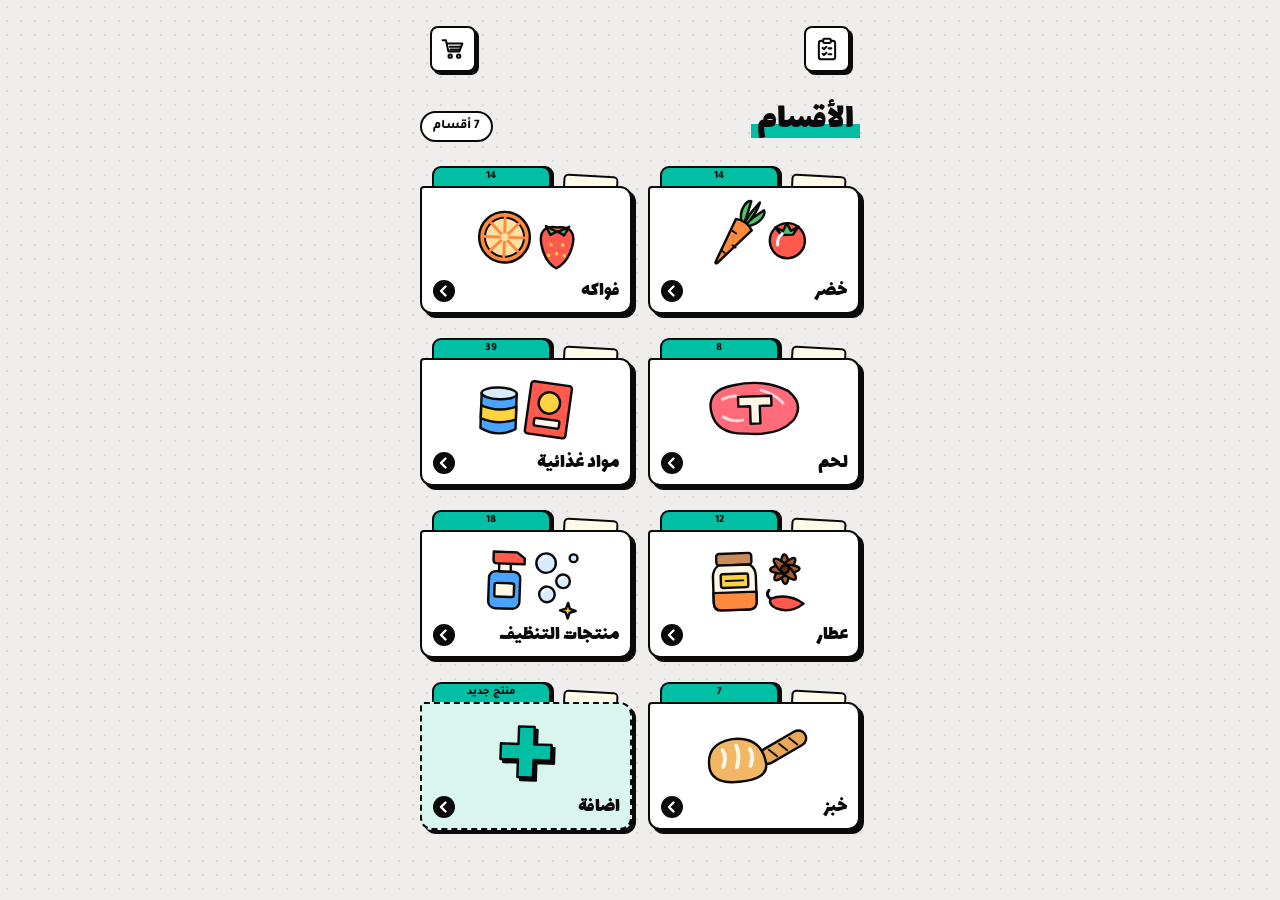
<file: index.html>
<!doctype html>
<html lang="ar" dir="rtl">
<head>
<meta charset="utf-8">
<meta name="viewport" content="width=device-width, initial-scale=1, viewport-fit=cover">
<title>Chrili-List</title>
<link rel="preconnect" href="https://fonts.googleapis.com">
<link rel="preconnect" href="https://fonts.gstatic.com" crossorigin>
<link rel="stylesheet" href="https://fonts.googleapis.com/css2?family=Lalezar&family=Tajawal:wght@500;700;800&display=swap">
<link rel="stylesheet" href="css/style.css">
</head>
<body>
<div class="app">
  <header class="top" id="top"></header>

  <section>
    <div class="heading">
      <h1 id="homeTitle">الأقسام</h1>
      <span class="count" id="count" hidden></span>
    </div>
    <div class="loadbox" id="loadBox">
      <p id="loadMsg" role="status">جارٍ تحميل المنتجات…</p>
      <button class="btn" type="button" id="retry" hidden>إعادة المحاولة</button>
    </div>
    <main class="grid" id="grid"></main>
  </section>
</div>

<script src="js/art.js"></script>
<script src="js/shared.js"></script>
<script src="js/home.js"></script>
</body>
</html>
</file>
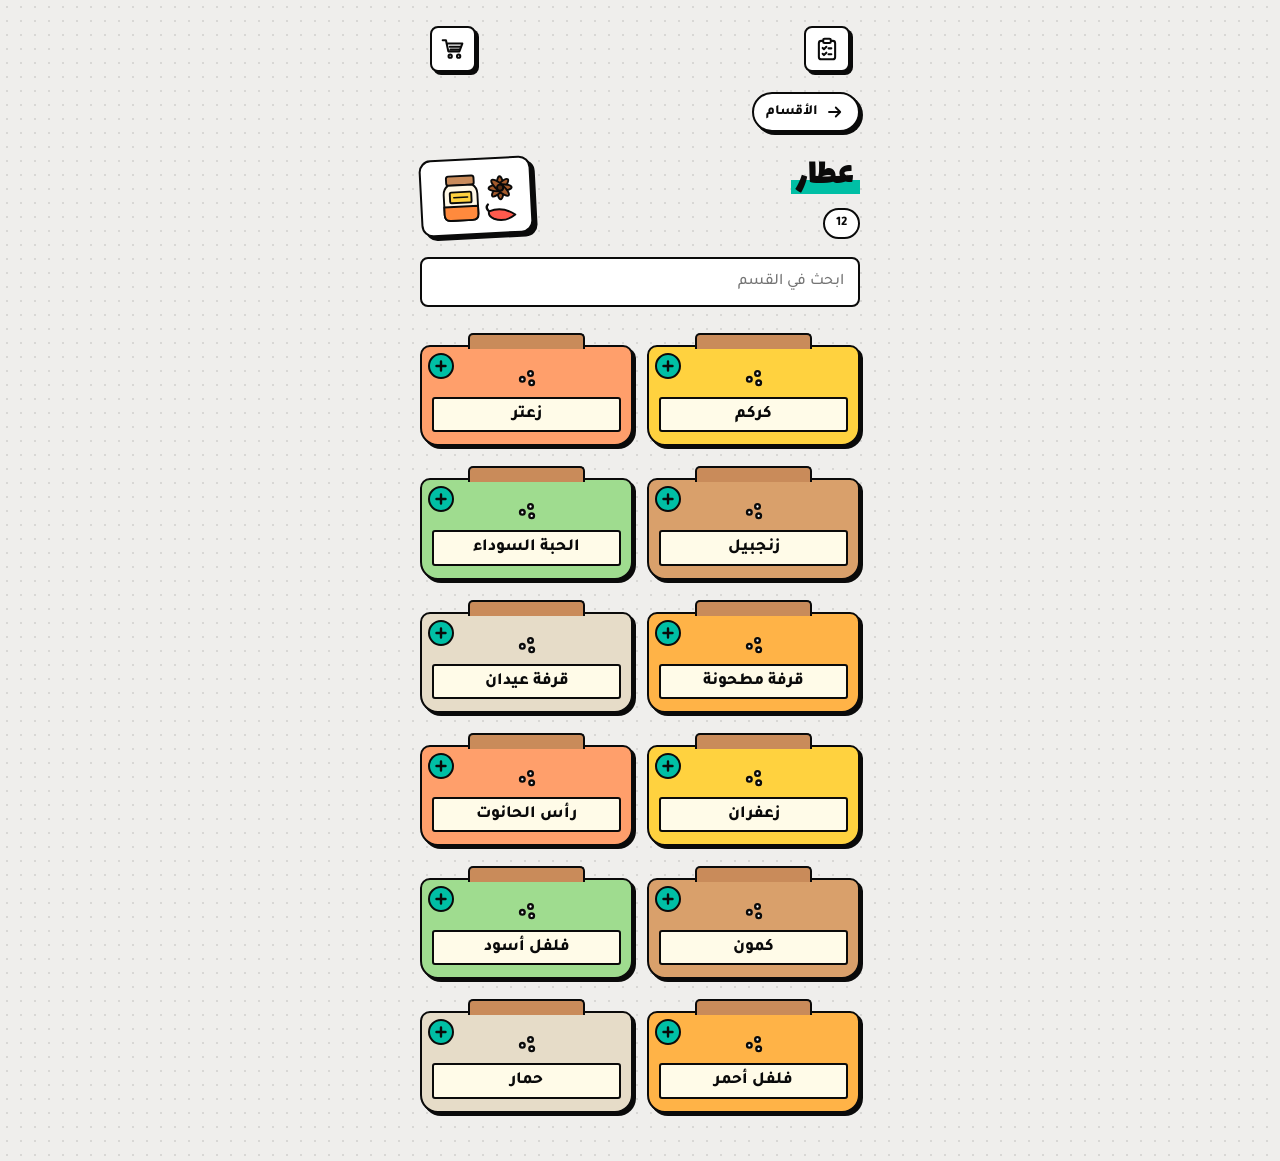
<file: attar.html>
<!doctype html>
<html lang="ar" dir="rtl">
<head>
<meta charset="utf-8">
<meta name="viewport" content="width=device-width, initial-scale=1, viewport-fit=cover">
<title>Chrili-List</title>
<link rel="preconnect" href="https://fonts.googleapis.com">
<link rel="preconnect" href="https://fonts.gstatic.com" crossorigin>
<link rel="stylesheet" href="https://fonts.googleapis.com/css2?family=Lalezar&family=Tajawal:wght@500;700;800&display=swap">
<link rel="stylesheet" href="css/style.css">
</head>
<body>
<div class="app">
  <header class="top" id="top"></header>

  <a class="back" href="index.html">
    <svg viewBox="0 0 24 24" fill="none" stroke="#0a0a0a" stroke-width="2.4" stroke-linecap="round" stroke-linejoin="round" aria-hidden="true"><path d="M4 12h15M13 6l6 6-6 6"/></svg>
    الأقسام
  </a>

  <div class="hero">
    <div class="hero-text">
      <h1 id="catTitle">عطار</h1>
      <span class="count" id="catCount"></span>
    </div>
    <div class="hero-art" id="heroArt"></div>
  </div>

  <input class="field" id="q" type="search" placeholder="ابحث في القسم" autocomplete="off" aria-label="ابحث في القسم" hidden>
  <div class="items t-attar" id="items"></div>
  <p class="none" id="none" hidden></p>
  <div class="loadbox" id="loadBox">
    <p id="loadMsg" role="status">جارٍ تحميل المنتجات…</p>
    <button class="btn" type="button" id="retry" hidden>إعادة المحاولة</button>
  </div>
</div>

<script src="js/art.js"></script>
<script src="js/shared.js"></script>
<script>
  /* This page: عطار.  What the quantity box offers: money only: 100, 150 or 200 DA */
  window.PAGE = {
    type: 'Attar',       // the "type" of this category in data/groceries_items.json
    theme: 'attar',      // look of the item tiles (see the .t-attar rules in css/style.css)
    art: 'spice',        // folder drawing used in the header
    units: ['da'],
    defaultUnit: 'da',
    presets: [100, 150, 200]
  };
</script>
<script src="js/category.js"></script>
</body>
</html>
</file>
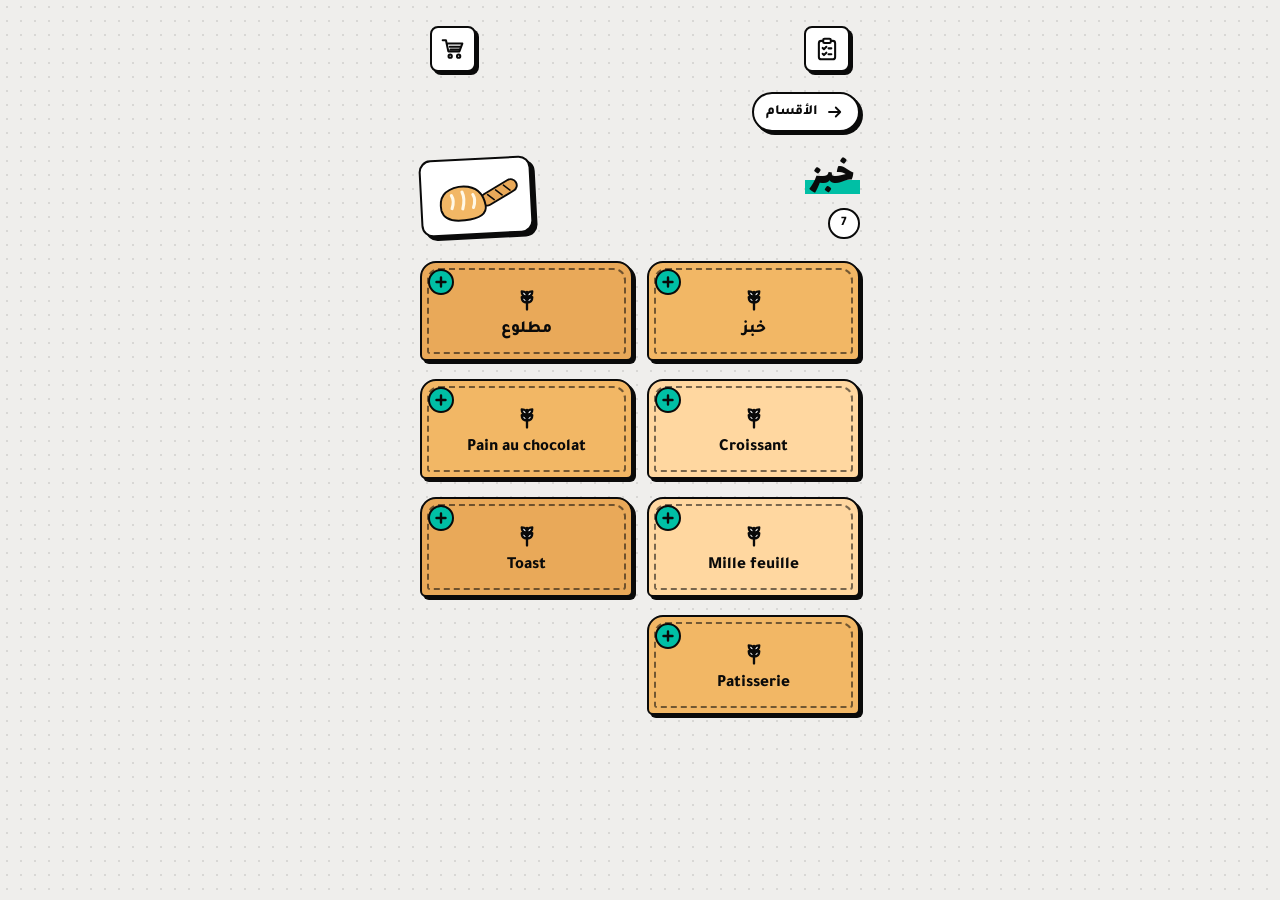
<file: bakery.html>
<!doctype html>
<html lang="ar" dir="rtl">
<head>
<meta charset="utf-8">
<meta name="viewport" content="width=device-width, initial-scale=1, viewport-fit=cover">
<title>Chrili-List</title>
<link rel="preconnect" href="https://fonts.googleapis.com">
<link rel="preconnect" href="https://fonts.gstatic.com" crossorigin>
<link rel="stylesheet" href="https://fonts.googleapis.com/css2?family=Lalezar&family=Tajawal:wght@500;700;800&display=swap">
<link rel="stylesheet" href="css/style.css">
</head>
<body>
<div class="app">
  <header class="top" id="top"></header>

  <a class="back" href="index.html">
    <svg viewBox="0 0 24 24" fill="none" stroke="#0a0a0a" stroke-width="2.4" stroke-linecap="round" stroke-linejoin="round" aria-hidden="true"><path d="M4 12h15M13 6l6 6-6 6"/></svg>
    الأقسام
  </a>

  <div class="hero">
    <div class="hero-text">
      <h1 id="catTitle">خبز</h1>
      <span class="count" id="catCount"></span>
    </div>
    <div class="hero-art" id="heroArt"></div>
  </div>

  <input class="field" id="q" type="search" placeholder="ابحث في القسم" autocomplete="off" aria-label="ابحث في القسم" hidden>
  <div class="items t-bakery" id="items"></div>
  <p class="none" id="none" hidden></p>
  <div class="loadbox" id="loadBox">
    <p id="loadMsg" role="status">جارٍ تحميل المنتجات…</p>
    <button class="btn" type="button" id="retry" hidden>إعادة المحاولة</button>
  </div>
</div>

<script src="js/art.js"></script>
<script src="js/shared.js"></script>
<script>
  /* This page: خبز.  What the quantity box offers: by number of pieces only */
  window.PAGE = {
    type: 'Bakery',       // the "type" of this category in data/groceries_items.json
    theme: 'bakery',      // look of the item tiles (see the .t-bakery rules in css/style.css)
    art: 'bread',        // folder drawing used in the header
    units: ['count'],
    defaultUnit: 'count',
    presets: []
  };
</script>
<script src="js/category.js"></script>
</body>
</html>
</file>
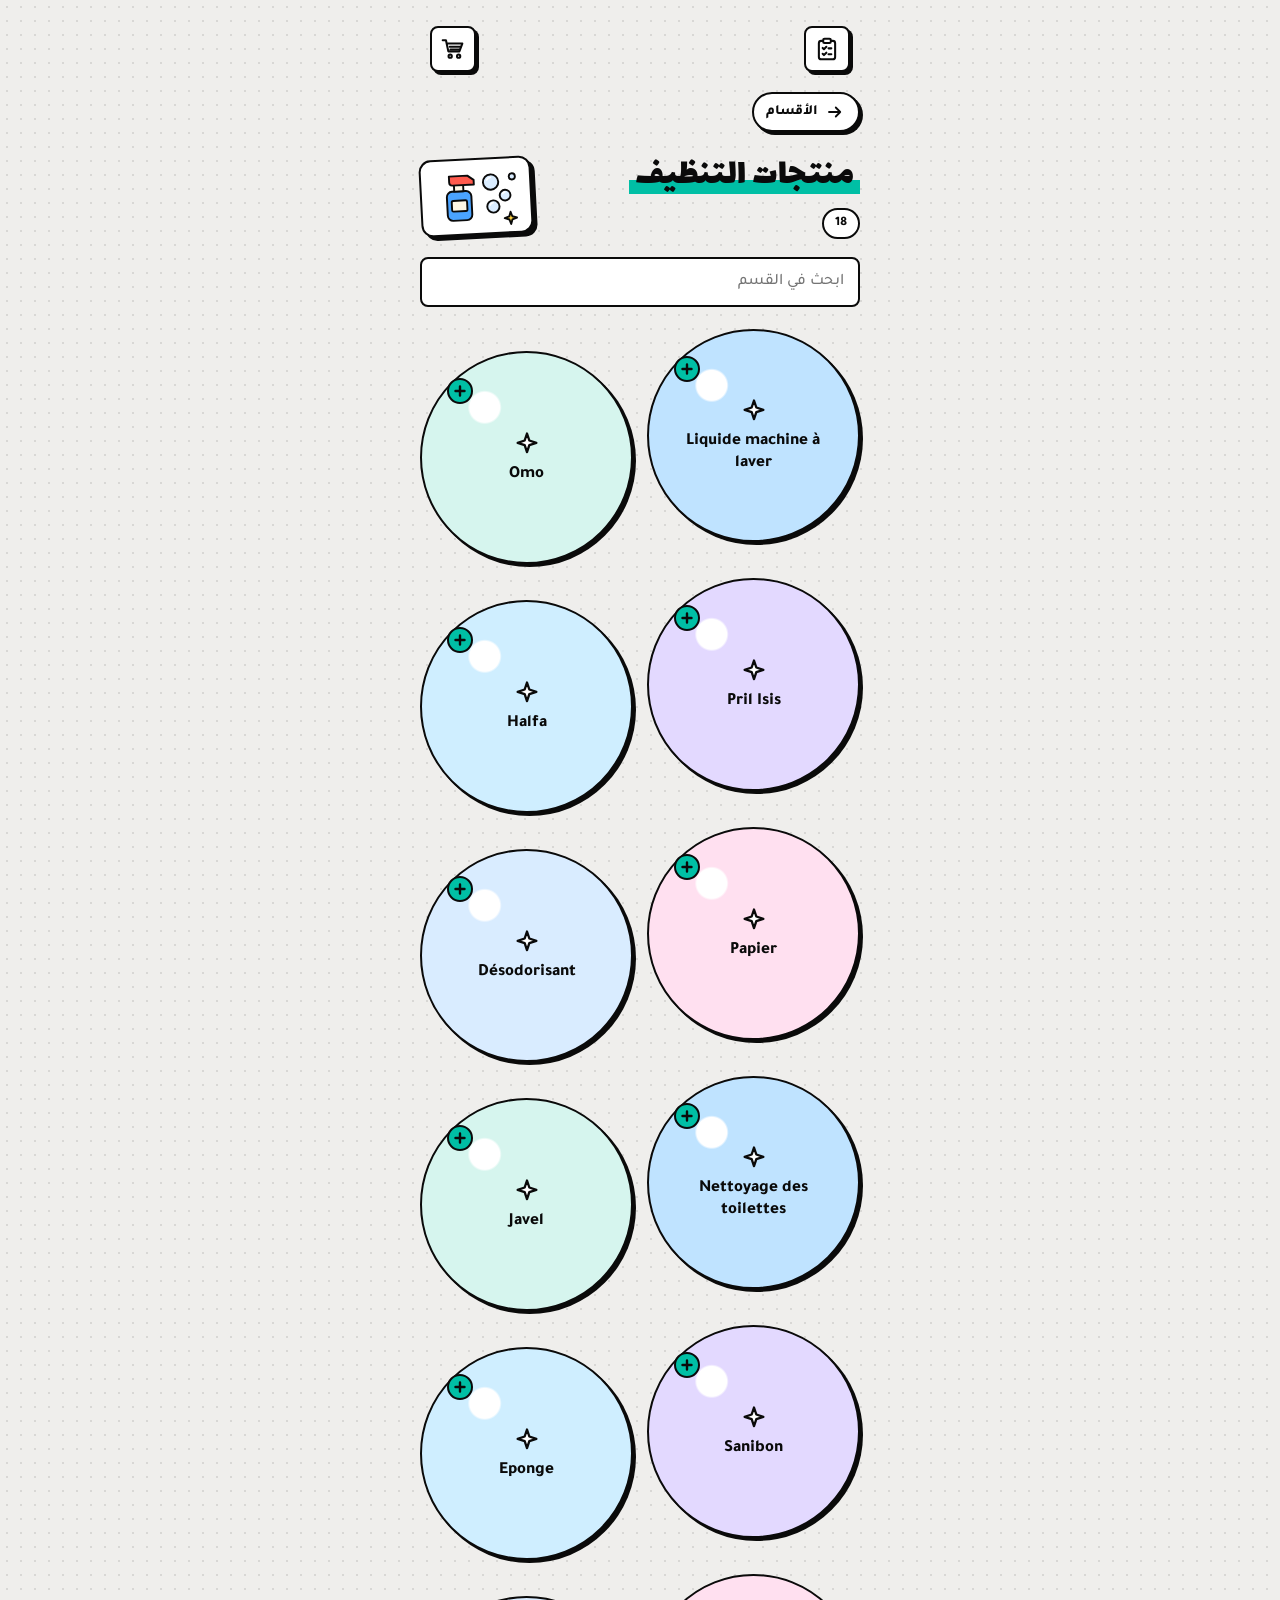
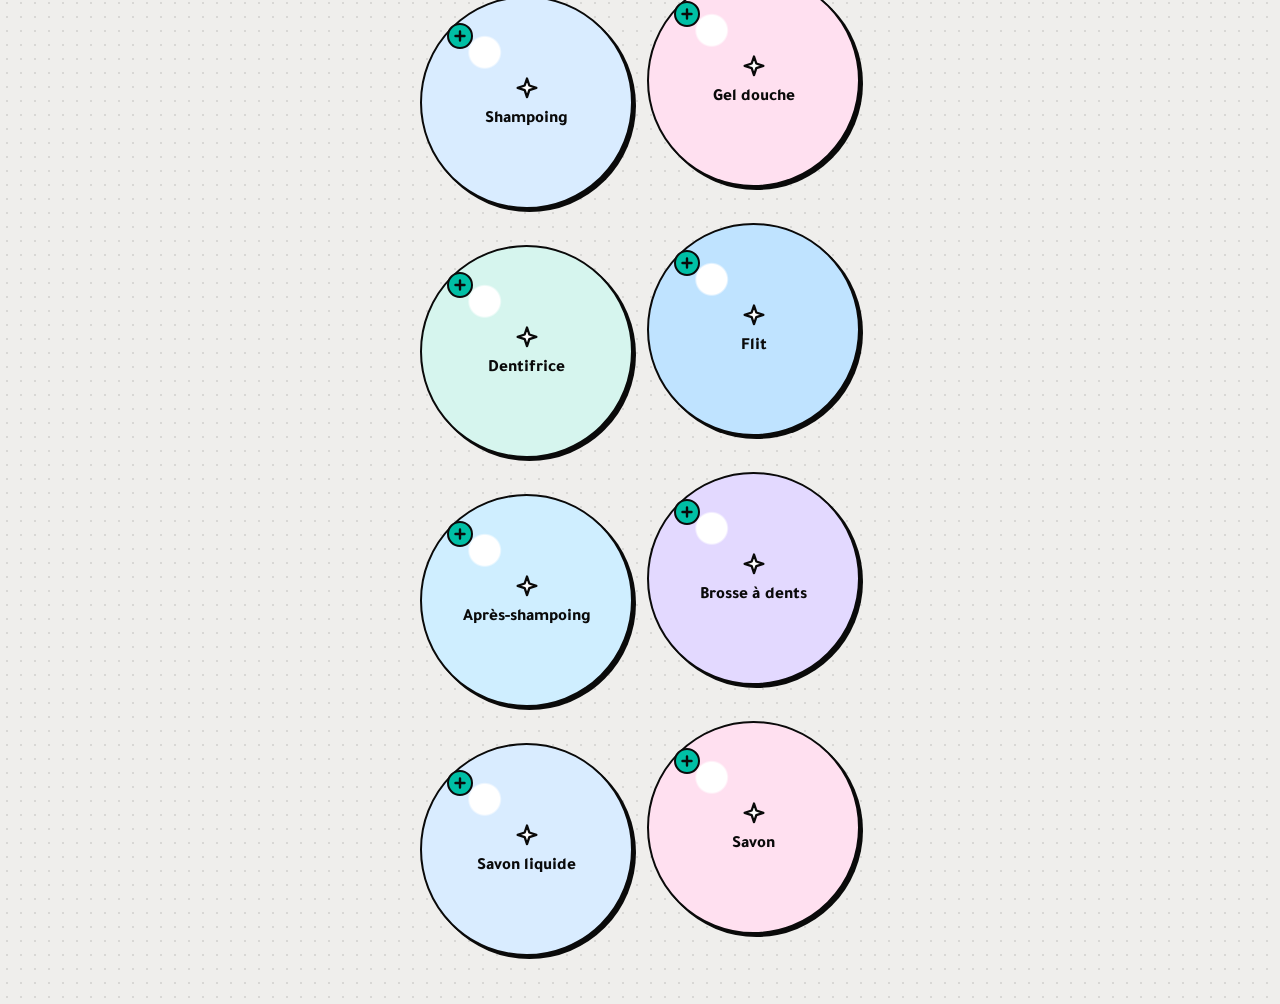
<file: cleaning-products.html>
<!doctype html>
<html lang="ar" dir="rtl">
<head>
<meta charset="utf-8">
<meta name="viewport" content="width=device-width, initial-scale=1, viewport-fit=cover">
<title>Chrili-List</title>
<link rel="preconnect" href="https://fonts.googleapis.com">
<link rel="preconnect" href="https://fonts.gstatic.com" crossorigin>
<link rel="stylesheet" href="https://fonts.googleapis.com/css2?family=Lalezar&family=Tajawal:wght@500;700;800&display=swap">
<link rel="stylesheet" href="css/style.css">
</head>
<body>
<div class="app">
  <header class="top" id="top"></header>

  <a class="back" href="index.html">
    <svg viewBox="0 0 24 24" fill="none" stroke="#0a0a0a" stroke-width="2.4" stroke-linecap="round" stroke-linejoin="round" aria-hidden="true"><path d="M4 12h15M13 6l6 6-6 6"/></svg>
    الأقسام
  </a>

  <div class="hero">
    <div class="hero-text">
      <h1 id="catTitle">منتجات التنظيف</h1>
      <span class="count" id="catCount"></span>
    </div>
    <div class="hero-art" id="heroArt"></div>
  </div>

  <input class="field" id="q" type="search" placeholder="ابحث في القسم" autocomplete="off" aria-label="ابحث في القسم" hidden>
  <div class="items t-clean" id="items"></div>
  <p class="none" id="none" hidden></p>
  <div class="loadbox" id="loadBox">
    <p id="loadMsg" role="status">جارٍ تحميل المنتجات…</p>
    <button class="btn" type="button" id="retry" hidden>إعادة المحاولة</button>
  </div>
</div>

<script src="js/art.js"></script>
<script src="js/shared.js"></script>
<script>
  /* This page: منتجات التنظيف.  What the quantity box offers: by number only */
  window.PAGE = {
    type: 'Cleaning Products',       // the "type" of this category in data/groceries_items.json
    theme: 'clean',      // look of the item tiles (see the .t-clean rules in css/style.css)
    art: 'clean',        // folder drawing used in the header
    units: ['count'],
    defaultUnit: 'count',
    presets: []
  };
</script>
<script src="js/category.js"></script>
</body>
</html>
</file>
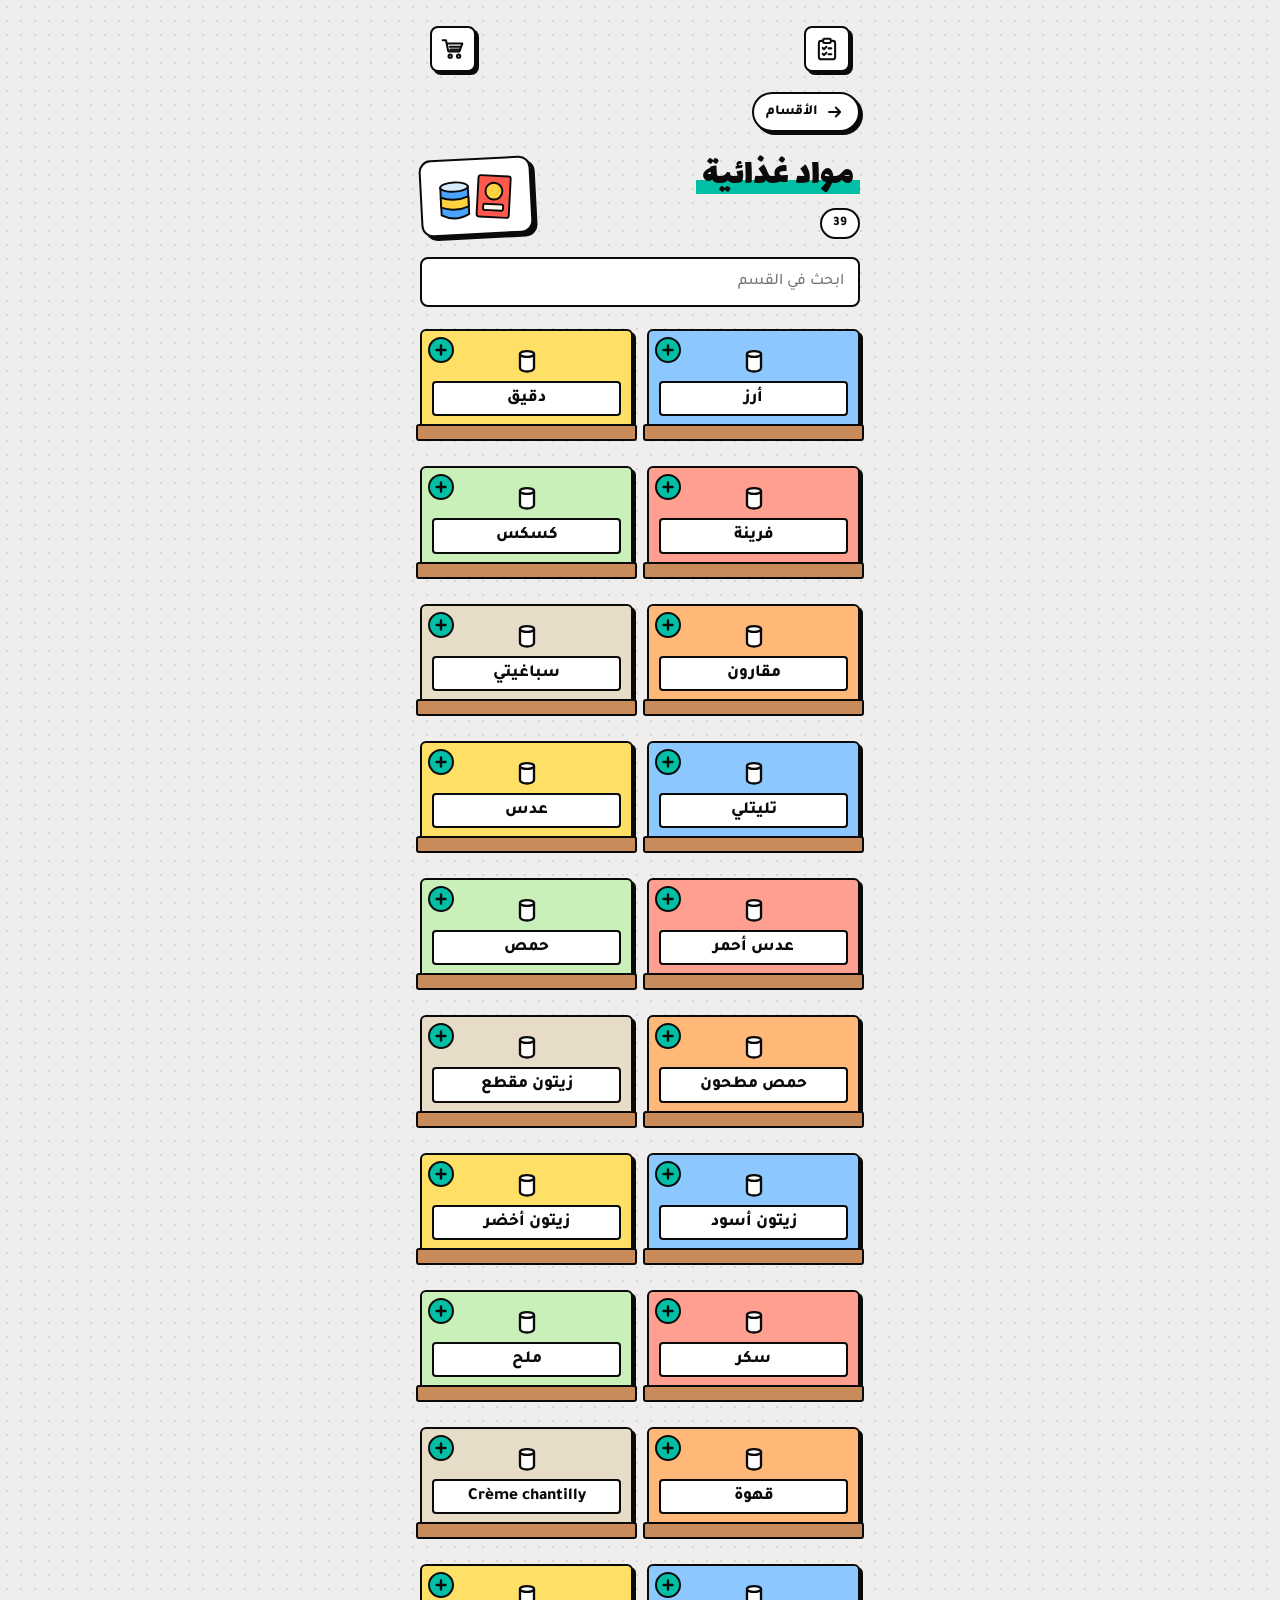
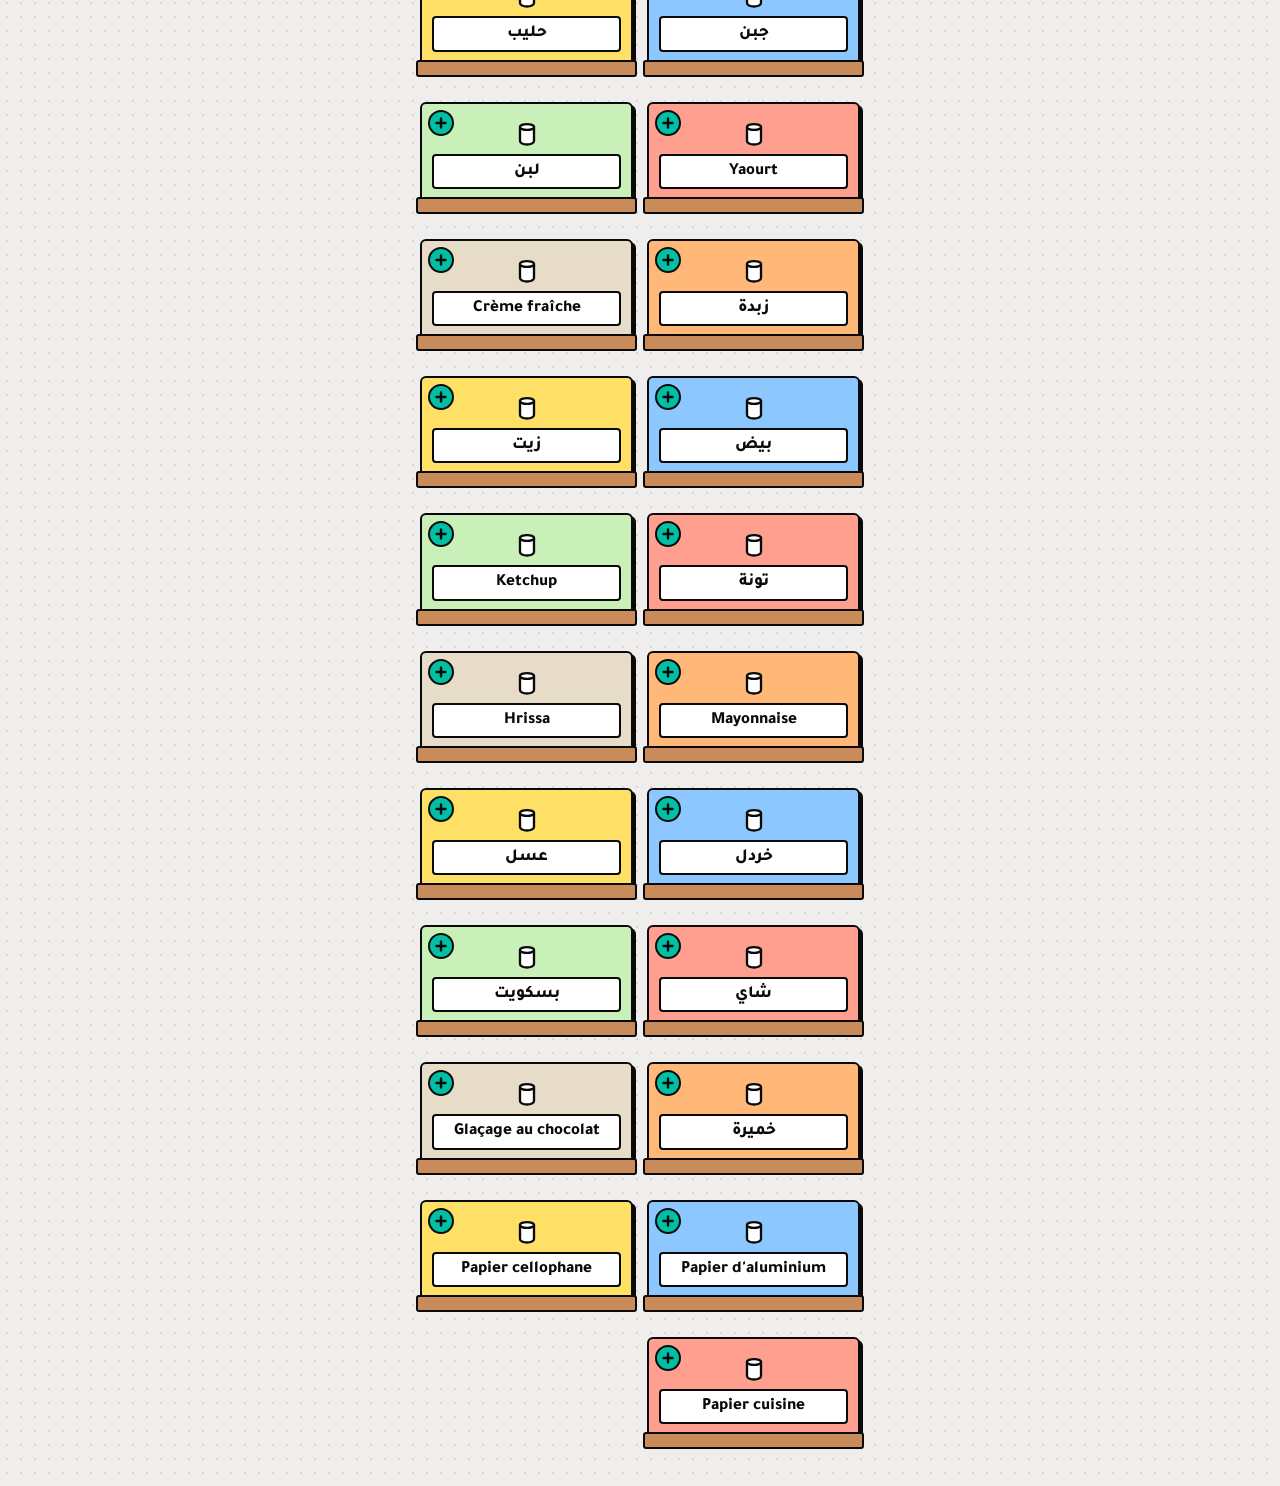
<file: food-stuffs.html>
<!doctype html>
<html lang="ar" dir="rtl">
<head>
<meta charset="utf-8">
<meta name="viewport" content="width=device-width, initial-scale=1, viewport-fit=cover">
<title>Chrili-List</title>
<link rel="preconnect" href="https://fonts.googleapis.com">
<link rel="preconnect" href="https://fonts.gstatic.com" crossorigin>
<link rel="stylesheet" href="https://fonts.googleapis.com/css2?family=Lalezar&family=Tajawal:wght@500;700;800&display=swap">
<link rel="stylesheet" href="css/style.css">
</head>
<body>
<div class="app">
  <header class="top" id="top"></header>

  <a class="back" href="index.html">
    <svg viewBox="0 0 24 24" fill="none" stroke="#0a0a0a" stroke-width="2.4" stroke-linecap="round" stroke-linejoin="round" aria-hidden="true"><path d="M4 12h15M13 6l6 6-6 6"/></svg>
    الأقسام
  </a>

  <div class="hero">
    <div class="hero-text">
      <h1 id="catTitle">مواد غذائية</h1>
      <span class="count" id="catCount"></span>
    </div>
    <div class="hero-art" id="heroArt"></div>
  </div>

  <input class="field" id="q" type="search" placeholder="ابحث في القسم" autocomplete="off" aria-label="ابحث في القسم" hidden>
  <div class="items t-pantry" id="items"></div>
  <p class="none" id="none" hidden></p>
  <div class="loadbox" id="loadBox">
    <p id="loadMsg" role="status">جارٍ تحميل المنتجات…</p>
    <button class="btn" type="button" id="retry" hidden>إعادة المحاولة</button>
  </div>
</div>

<script src="js/art.js"></script>
<script src="js/shared.js"></script>
<script>
  /* This page: مواد غذائية.  What the quantity box offers: each item follows its group in the JSON */
  window.PAGE = {
    type: 'Food Stuffs',       // the "type" of this category in data/groceries_items.json
    theme: 'pantry',      // look of the item tiles (see the .t-pantry rules in css/style.css)
    art: 'pantry',        // folder drawing used in the header
    byItem: true,          // each item uses the unit of its group in the JSON (By Kg / By Piece)
  };
</script>
<script src="js/category.js"></script>
</body>
</html>
</file>
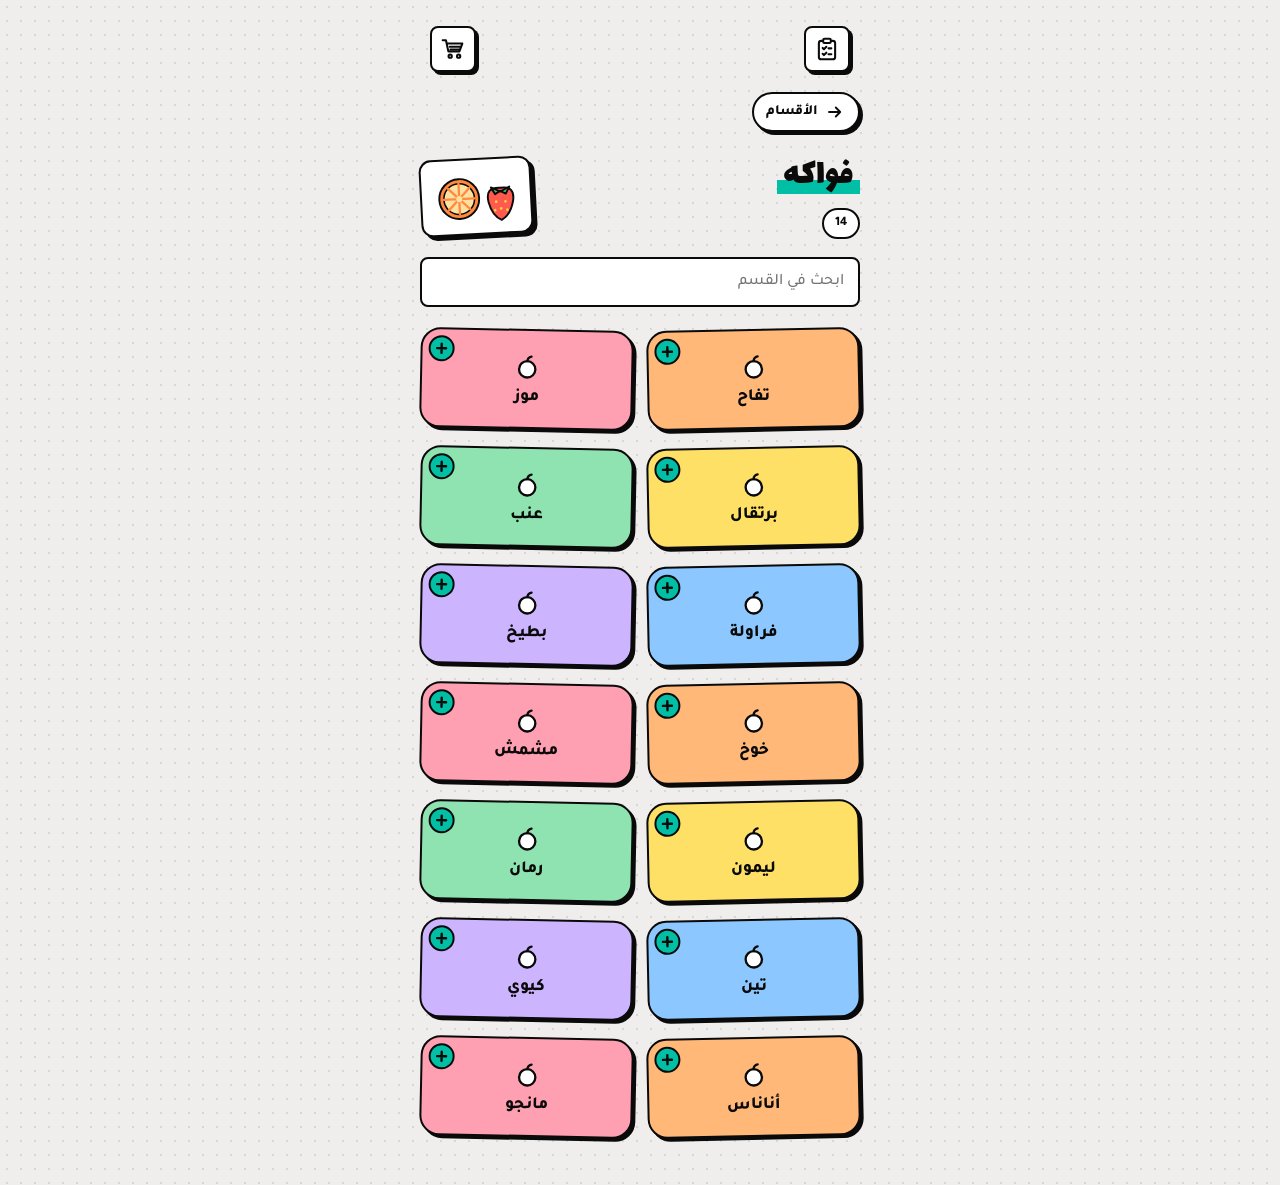
<file: fruits.html>
<!doctype html>
<html lang="ar" dir="rtl">
<head>
<meta charset="utf-8">
<meta name="viewport" content="width=device-width, initial-scale=1, viewport-fit=cover">
<title>Chrili-List</title>
<link rel="preconnect" href="https://fonts.googleapis.com">
<link rel="preconnect" href="https://fonts.gstatic.com" crossorigin>
<link rel="stylesheet" href="https://fonts.googleapis.com/css2?family=Lalezar&family=Tajawal:wght@500;700;800&display=swap">
<link rel="stylesheet" href="css/style.css">
</head>
<body>
<div class="app">
  <header class="top" id="top"></header>

  <a class="back" href="index.html">
    <svg viewBox="0 0 24 24" fill="none" stroke="#0a0a0a" stroke-width="2.4" stroke-linecap="round" stroke-linejoin="round" aria-hidden="true"><path d="M4 12h15M13 6l6 6-6 6"/></svg>
    الأقسام
  </a>

  <div class="hero">
    <div class="hero-text">
      <h1 id="catTitle">فواكه</h1>
      <span class="count" id="catCount"></span>
    </div>
    <div class="hero-art" id="heroArt"></div>
  </div>

  <input class="field" id="q" type="search" placeholder="ابحث في القسم" autocomplete="off" aria-label="ابحث في القسم" hidden>
  <div class="items t-fruit" id="items"></div>
  <p class="none" id="none" hidden></p>
  <div class="loadbox" id="loadBox">
    <p id="loadMsg" role="status">جارٍ تحميل المنتجات…</p>
    <button class="btn" type="button" id="retry" hidden>إعادة المحاولة</button>
  </div>
</div>

<script src="js/art.js"></script>
<script src="js/shared.js"></script>
<script>
  /* This page: فواكه.  What the quantity box offers: by piece or by kilo */
  window.PAGE = {
    type: 'Fruits',       // the "type" of this category in data/groceries_items.json
    theme: 'fruit',      // look of the item tiles (see the .t-fruit rules in css/style.css)
    art: 'fruit',        // folder drawing used in the header
    units: ['count', 'kg'],
    defaultUnit: 'count',
    presets: []
  };
</script>
<script src="js/category.js"></script>
</body>
</html>
</file>
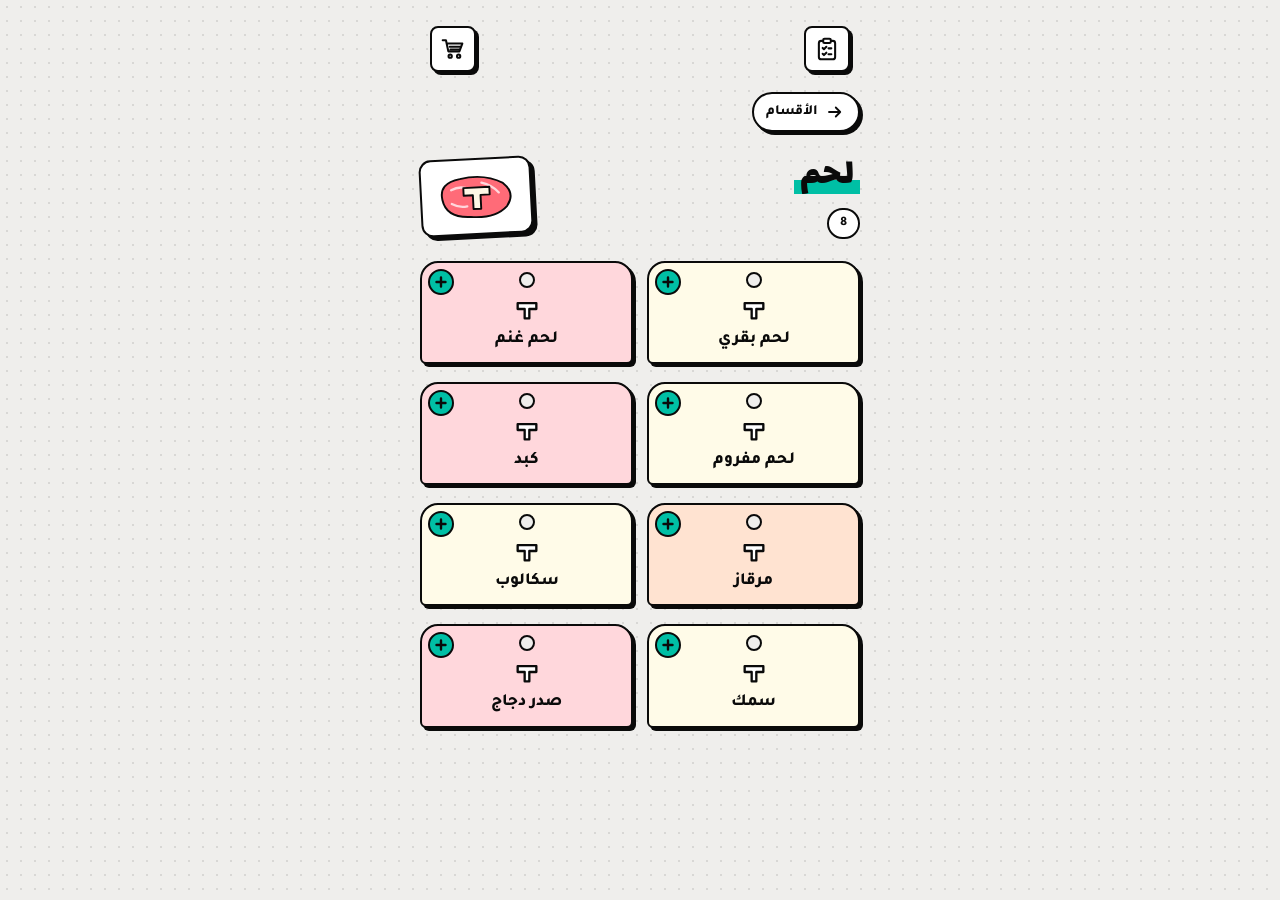
<file: meat.html>
<!doctype html>
<html lang="ar" dir="rtl">
<head>
<meta charset="utf-8">
<meta name="viewport" content="width=device-width, initial-scale=1, viewport-fit=cover">
<title>Chrili-List</title>
<link rel="preconnect" href="https://fonts.googleapis.com">
<link rel="preconnect" href="https://fonts.gstatic.com" crossorigin>
<link rel="stylesheet" href="https://fonts.googleapis.com/css2?family=Lalezar&family=Tajawal:wght@500;700;800&display=swap">
<link rel="stylesheet" href="css/style.css">
</head>
<body>
<div class="app">
  <header class="top" id="top"></header>

  <a class="back" href="index.html">
    <svg viewBox="0 0 24 24" fill="none" stroke="#0a0a0a" stroke-width="2.4" stroke-linecap="round" stroke-linejoin="round" aria-hidden="true"><path d="M4 12h15M13 6l6 6-6 6"/></svg>
    الأقسام
  </a>

  <div class="hero">
    <div class="hero-text">
      <h1 id="catTitle">لحم</h1>
      <span class="count" id="catCount"></span>
    </div>
    <div class="hero-art" id="heroArt"></div>
  </div>

  <input class="field" id="q" type="search" placeholder="ابحث في القسم" autocomplete="off" aria-label="ابحث في القسم" hidden>
  <div class="items t-meat" id="items"></div>
  <p class="none" id="none" hidden></p>
  <div class="loadbox" id="loadBox">
    <p id="loadMsg" role="status">جارٍ تحميل المنتجات…</p>
    <button class="btn" type="button" id="retry" hidden>إعادة المحاولة</button>
  </div>
</div>

<script src="js/art.js"></script>
<script src="js/shared.js"></script>
<script>
  /* This page: لحم.  What the quantity box offers: by kilo, or by money (the three amounts below) */
  window.PAGE = {
    type: 'Meat',       // the "type" of this category in data/groceries_items.json
    theme: 'meat',      // look of the item tiles (see the .t-meat rules in css/style.css)
    art: 'meat',        // folder drawing used in the header
    units: ['kg', 'da'],
    defaultUnit: 'kg',
    presets: [1000, 1500, 2000]
  };
</script>
<script src="js/category.js"></script>
</body>
</html>
</file>
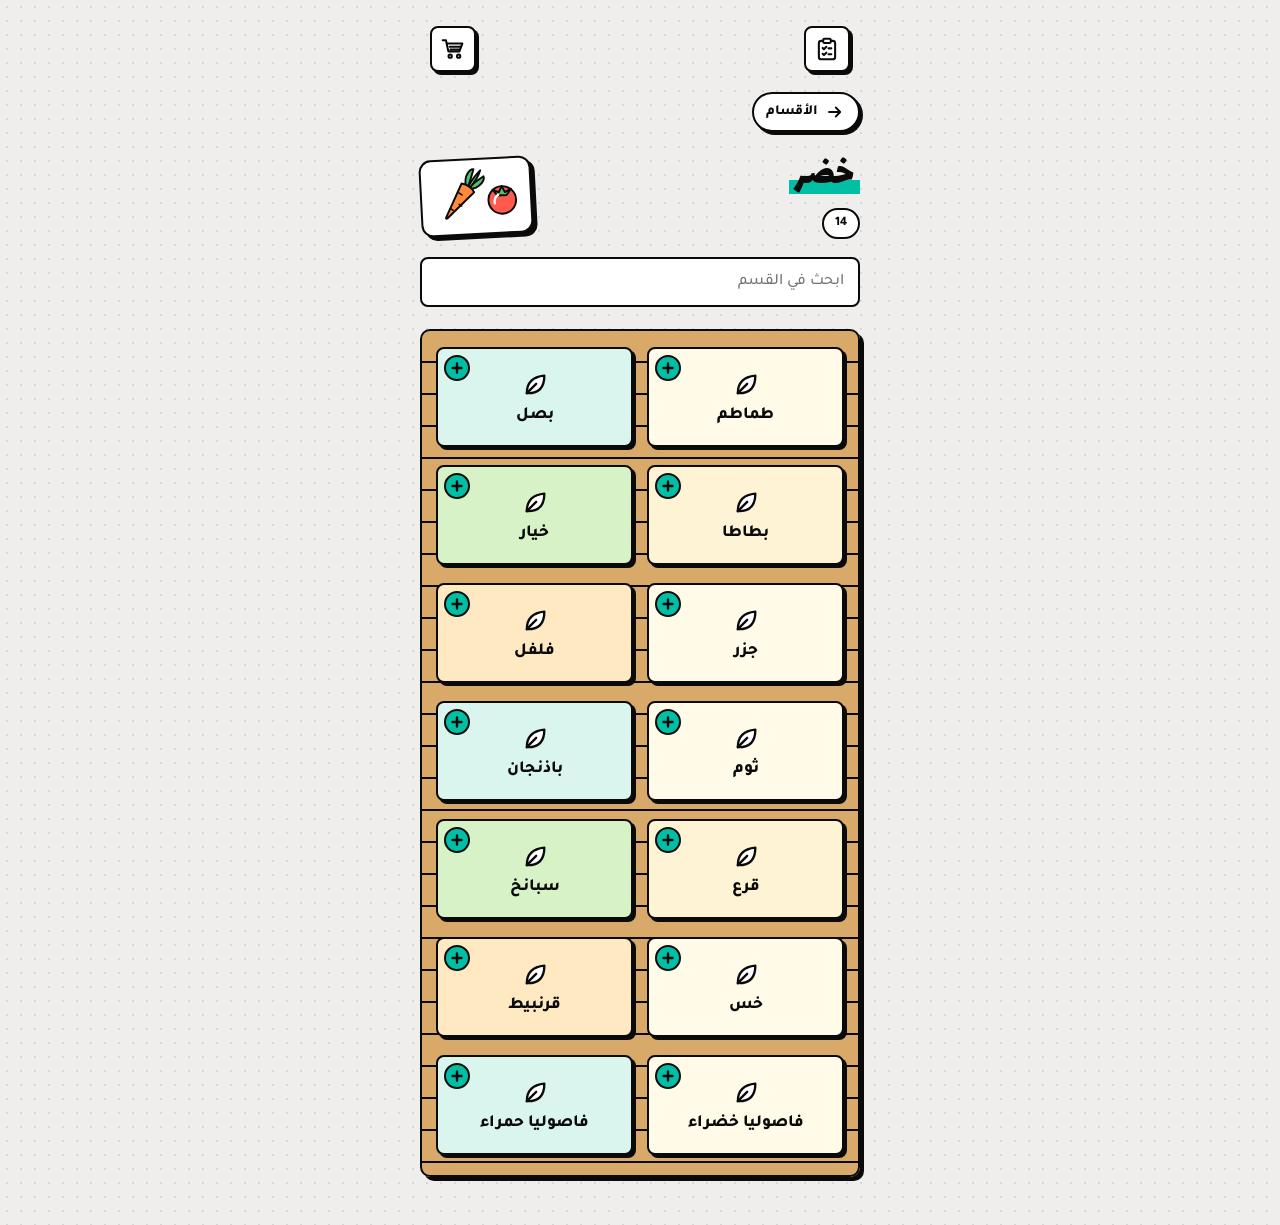
<file: vegetables.html>
<!doctype html>
<html lang="ar" dir="rtl">
<head>
<meta charset="utf-8">
<meta name="viewport" content="width=device-width, initial-scale=1, viewport-fit=cover">
<title>Chrili-List</title>
<link rel="preconnect" href="https://fonts.googleapis.com">
<link rel="preconnect" href="https://fonts.gstatic.com" crossorigin>
<link rel="stylesheet" href="https://fonts.googleapis.com/css2?family=Lalezar&family=Tajawal:wght@500;700;800&display=swap">
<link rel="stylesheet" href="css/style.css">
</head>
<body>
<div class="app">
  <header class="top" id="top"></header>

  <a class="back" href="index.html">
    <svg viewBox="0 0 24 24" fill="none" stroke="#0a0a0a" stroke-width="2.4" stroke-linecap="round" stroke-linejoin="round" aria-hidden="true"><path d="M4 12h15M13 6l6 6-6 6"/></svg>
    الأقسام
  </a>

  <div class="hero">
    <div class="hero-text">
      <h1 id="catTitle">خضر</h1>
      <span class="count" id="catCount"></span>
    </div>
    <div class="hero-art" id="heroArt"></div>
  </div>

  <input class="field" id="q" type="search" placeholder="ابحث في القسم" autocomplete="off" aria-label="ابحث في القسم" hidden>
  <div class="items t-veg" id="items"></div>
  <p class="none" id="none" hidden></p>
  <div class="loadbox" id="loadBox">
    <p id="loadMsg" role="status">جارٍ تحميل المنتجات…</p>
    <button class="btn" type="button" id="retry" hidden>إعادة المحاولة</button>
  </div>
</div>

<script src="js/art.js"></script>
<script src="js/shared.js"></script>
<script>
  /* This page: خضر.  What the quantity box offers: by piece or by kilo, kilo first */
  window.PAGE = {
    type: 'Vegetables',       // the "type" of this category in data/groceries_items.json
    theme: 'veg',      // look of the item tiles (see the .t-veg rules in css/style.css)
    art: 'veg',        // folder drawing used in the header
    units: ['count', 'kg'],
    defaultUnit: 'kg',
    presets: []
  };
</script>
<script src="js/category.js"></script>
</body>
</html>
</file>
<file: css/style.css>
/* Base reset (the Claude preview supplied these; a normal website needs them) */
:root { color-scheme: light; }
[hidden] { display: none !important; }
body { margin: 0; font-size: 14px; }
img { max-width: 100%; }

/* Retro grocery list. Layout: a retro file cabinet. Home is a two-column grid of folders. Opening a folder shows that aisle's items,
   each aisle dressed differently (stickers, wooden crate, butcher tags, shelves, bubbles, spice jars, bakery bags).
   Quantity, shopping list and cart open as bottom sheets. Single look by choice: flat paper, black ink, one teal. */
:root {
  --paper: #efeeec;
  --ink: #0a0a0a;
  --teal: #00bfa5;
  --mint: #d9f5ee;
  --cream: #fffbe8;
  --white: #ffffff;
  --wood: #c98b5a;
  --danger: #a3211b;
  --muted: #4a4947;
  --f-display: 'Lalezar', 'Tajawal', 'Segoe UI', Tahoma, sans-serif;
  --f-body: 'Tajawal', 'Segoe UI', Tahoma, sans-serif;
}
* { box-sizing: border-box; }
body {
  background-color: var(--paper);
  background-image: radial-gradient(rgba(10, 10, 10, 0.1) 1px, transparent 1.2px);
  background-size: 14px 14px;
  color: var(--ink);
  font-family: var(--f-body);
  padding-left: max(16px, env(safe-area-inset-left, 0px));
  padding-right: max(16px, env(safe-area-inset-right, 0px));
  padding-block: 18px 48px;
  min-height: 100vh;
}
.app { max-width: 440px; margin: 0 auto; }
button { font-family: inherit; }

/* top bar: cart on the left, list on the right, like the wireframe */
.top { direction: ltr; display: flex; justify-content: space-between; padding: 8px 10px 0; }
.icon-btn {
  position: relative; width: 46px; height: 46px; display: grid; place-items: center; padding: 0;
  background: var(--white); border: 2px solid var(--ink); border-radius: 8px; box-shadow: 3px 3px 0 var(--ink);
  cursor: pointer; transition: translate 0.08s, box-shadow 0.08s; -webkit-tap-highlight-color: transparent;
}
.icon-btn:active { translate: 2px 2px; box-shadow: 1px 1px 0 var(--ink); }
.icon-btn:focus-visible { outline: 3px dashed var(--ink); outline-offset: 4px; }
.icon-btn svg { width: 26px; height: 26px; }
.badge {
  position: absolute; top: -10px; min-width: 22px; height: 22px; padding: 0 5px;
  background: var(--teal); color: var(--ink); border: 2px solid var(--ink); border-radius: 11px;
  font: 800 12px/18px var(--f-body); text-align: center;
}
.badge.r { right: -10px; }
.badge.l { left: -10px; }
.badge.pop { animation: pop 0.3s ease-out; }
@keyframes pop { 0% { scale: 1; } 50% { scale: 1.35; } 100% { scale: 1; } }

/* headings */
.heading { display: flex; align-items: flex-end; justify-content: space-between; gap: 12px; margin-top: 26px; }
h1 {
  margin: 0; font: 400 38px/1.15 var(--f-display); padding-inline: 6px;
  background-image: linear-gradient(transparent 60%, var(--teal) 60% 92%, transparent 92%);
}
h1:focus { outline: none; }
.count {
  font: 800 13px/1 var(--f-body); padding: 7px 11px; background: var(--white);
  border: 2px solid var(--ink); border-radius: 999px; white-space: nowrap;
}
.lead { margin: 10px 6px 0; font: 500 15px/1.6 var(--f-body); color: var(--muted); }

/* home: folders */
.grid { display: grid; grid-template-columns: repeat(2, minmax(0, 1fr)); gap: 24px 16px; margin-top: 24px; }
.folder {
  position: relative; display: block; width: 100%; padding: 20px 0 0; border: 0; background: none;
  font: inherit; color: inherit; text-align: right; cursor: pointer; isolation: isolate;
  transition: translate 0.08s; -webkit-tap-highlight-color: transparent;
}
.folder:active { translate: 3px 3px; }
.folder:active .card { box-shadow: 1px 1px 0 var(--ink); }
.folder:focus-visible { outline: 3px dashed var(--ink); outline-offset: 5px; border-radius: 12px; }
.tab {
  position: absolute; left: 12px; top: 0; width: 56%; height: 20px; z-index: 2;
  display: grid; place-items: center; background: var(--teal);
  border: 2px solid var(--ink); border-bottom: 0; border-radius: 9px 9px 0 0; box-shadow: 3px 0 0 var(--ink);
}
.tabtxt { font: 800 11px/1 var(--f-body); white-space: nowrap; }
.paper {
  position: absolute; right: 14px; top: 9px; width: 26%; height: 26px; z-index: 0;
  background: var(--cream); border: 2px solid var(--ink); border-radius: 5px; rotate: 3deg; transition: translate 0.18s;
}
.card {
  position: relative; z-index: 1; display: flex; flex-direction: column; height: 128px; padding: 6px 10px 9px;
  background: var(--white); border: 2px solid var(--ink); border-radius: 4px 12px 12px 12px; box-shadow: 4px 4px 0 var(--ink);
  transition: box-shadow 0.08s;
}
.art { flex: 1; min-height: 0; display: grid; place-items: center; }
.art svg { width: 100%; height: 78px; overflow: visible; rotate: -2deg; transition: translate 0.18s, rotate 0.18s; }
.folder:nth-child(even) .art svg { rotate: 2deg; }
@media (hover: hover) {
  .folder:hover .art svg { translate: 0 -6px; rotate: -5deg; }
  .folder:hover .paper { translate: 0 -5px; }
}
.row { display: flex; align-items: center; justify-content: space-between; gap: 8px; }
.name { min-width: 0; font: 400 21px/1.1 var(--f-display); overflow-wrap: anywhere; }
.go { flex: none; width: 24px; height: 24px; }
.folder.add .card { background: var(--mint); border-style: dashed; }
.folder.fresh .card { animation: drop 0.35s ease-out; }
@keyframes drop { from { translate: 0 -10px; opacity: 0; } to { translate: 0 0; opacity: 1; } }

/* category page */
.back {
  display: inline-flex; align-items: center; gap: 8px; margin-top: 20px; padding: 9px 14px 9px 12px;
  background: var(--white); border: 2px solid var(--ink); border-radius: 999px; box-shadow: 3px 3px 0 var(--ink);
  font: 800 14px/1 var(--f-body); color: var(--ink); cursor: pointer; transition: translate 0.08s, box-shadow 0.08s;
}
.back:active { translate: 2px 2px; box-shadow: 1px 1px 0 var(--ink); }
.back:focus-visible { outline: 3px dashed var(--ink); outline-offset: 4px; }
.back svg { width: 18px; height: 18px; }
.hero { display: flex; align-items: center; justify-content: space-between; gap: 14px; margin-top: 22px; }
.hero-text { min-width: 0; display: grid; gap: 10px; justify-items: start; }
.hero-art {
  flex: none; width: 112px; padding: 6px 8px; background: var(--white); border: 2px solid var(--ink);
  border-radius: 12px; box-shadow: 4px 4px 0 var(--ink); rotate: -3deg;
}
.hero-art svg { display: block; width: 100%; height: auto; overflow: visible; }
.seg {
  display: grid; grid-auto-flow: column; grid-auto-columns: 1fr; gap: 4px; padding: 4px; background: var(--white);
  border: 2px solid var(--ink); border-radius: 12px;
}
.seg button {
  padding: 11px 8px; background: transparent; color: var(--ink); border: 2px solid transparent; border-radius: 8px;
  font: 800 16px/1.1 var(--f-body); cursor: pointer;
}
.seg button[aria-pressed="true"] { background: var(--teal); border-color: var(--ink); box-shadow: 2px 2px 0 var(--ink); }
.seg button:focus-visible { outline: 3px dashed var(--ink); outline-offset: 2px; }
.field {
  width: 100%; padding: 12px 14px; background: var(--white); color: var(--ink);
  border: 2px solid var(--ink); border-radius: 8px; font: 500 16px/1.4 var(--f-body);
}
.field:focus { outline: none; box-shadow: 3px 3px 0 var(--teal); }
#q { margin-top: 18px; }
.none { margin: 26px 6px 0; font: 700 15px/1.6 var(--f-body); color: var(--muted); }
.addprod {
  display: flex; align-items: center; justify-content: center; gap: 8px; width: 100%; margin-top: 28px; padding: 14px;
  background: var(--mint); color: var(--ink); border: 2px dashed var(--ink); border-radius: 12px;
  font: 800 16px/1 var(--f-body); cursor: pointer;
}
.addprod:active { translate: 2px 2px; }
.addprod:focus-visible { outline: 3px dashed var(--ink); outline-offset: 4px; }

/* items: shared tile */
.items { display: grid; grid-template-columns: repeat(2, minmax(0, 1fr)); gap: 18px 14px; margin-top: 22px; }
.item {
  position: relative; isolation: isolate; display: flex; flex-direction: column; align-items: center; justify-content: center;
  gap: 6px; min-height: 100px; padding: 16px 10px 12px; background: var(--tint, var(--white));
  border: 2px solid var(--ink); border-radius: 12px; box-shadow: 3px 3px 0 var(--ink);
  font: inherit; color: var(--ink); text-align: center; cursor: pointer;
  transition: translate 0.08s, box-shadow 0.08s; -webkit-tap-highlight-color: transparent;
}
.item:active { translate: 2px 2px; box-shadow: 1px 1px 0 var(--ink); }
.item:focus-visible { outline: 3px dashed var(--ink); outline-offset: 4px; }
.emb svg { display: block; width: 28px; height: 28px; }
.iname { max-width: 100%; font: 800 17px/1.25 var(--f-body); overflow-wrap: anywhere; }
.iq { display: none; padding: 4px 9px; background: var(--ink); color: var(--white); border-radius: 999px; font: 700 12px/1.2 var(--f-body); }
.item.in .iq { display: inline-block; }
.plus {
  position: absolute; top: 6px; left: 6px; z-index: 2; width: 26px; height: 26px; display: grid; place-items: center;
  background: var(--teal); border: 2px solid var(--ink); border-radius: 50%;
}
.plus svg { width: 12px; height: 12px; }
.plus .tk { display: none; }
.item.in .plus .pl { display: none; }
.item.in .plus .tk { display: block; }

/* aisle themes: fruit stickers (also used for custom aisles) */
.t-fruit, .t-custom { --t1: #ffb877; --t2: #ff9fb2; --t3: #ffe066; --t4: #8fe3b0; --t5: #8cc8ff; --t6: #cdb4ff; }
.t-fruit .item, .t-custom .item { border-radius: 20px; }
.t-fruit .item:nth-child(odd), .t-custom .item:nth-child(odd) { rotate: -1.2deg; }
.t-fruit .item:nth-child(even), .t-custom .item:nth-child(even) { rotate: 1.2deg; }
/* vegetables: wooden crate */
.t-veg { --t1: #fffbe8; --t2: #d9f5ee; --t3: #fff3d6; --t4: #d7f2c6; --t5: #fffbe8; --t6: #ffe9c2; }
.items.t-veg {
  padding: 16px 14px 20px; border: 2px solid var(--ink); border-radius: 10px; box-shadow: 4px 4px 0 var(--ink);
  background: repeating-linear-gradient(180deg, #d9a96a 0 30px, var(--ink) 30px 32px);
}
.t-veg .item { border-radius: 8px; }
/* meat: butcher tags with a string hole */
.t-meat { --t1: #fffbe8; --t2: #ffd7dc; --t3: #fffbe8; --t4: #ffd7dc; --t5: #ffe3d1; --t6: #fffbe8; }
.t-meat .item { padding-top: 32px; border-radius: 18px 18px 6px 6px; }
.t-meat .item::before {
  content: ""; position: absolute; top: 9px; left: 50%; translate: -50% 0; width: 12px; height: 12px;
  background: var(--paper); border: 2px solid var(--ink); border-radius: 50%;
}
/* food stuffs: boxes on shelves */
.t-pantry { --t1: #8cc8ff; --t2: #ffe066; --t3: #ff9f8f; --t4: #c8f0b8; --t5: #ffb877; --t6: #e6dcc8; }
.items.t-pantry { row-gap: 36px; }
.t-pantry .item { border-radius: 6px; }
.t-pantry .iname { width: 100%; padding: 5px 8px; background: var(--white); border: 2px solid var(--ink); border-radius: 4px; }
.t-pantry .item::after {
  content: ""; position: absolute; z-index: -1; left: -6px; right: -6px; bottom: -13px; height: 13px;
  background: var(--wood); border: 2px solid var(--ink); border-radius: 3px;
}
/* cleaning: floating bubbles */
.t-clean { --t1: #bfe3ff; --t2: #d6f5ee; --t3: #e3d9ff; --t4: #cfeeff; --t5: #ffe0f0; --t6: #d9ecff; }
.items.t-clean { gap: 14px; }
.t-clean .item {
  aspect-ratio: 1; padding: 22px; border-radius: 50%;
  background: radial-gradient(circle at 30% 26%, #fff 0 7%, transparent 8%), var(--tint);
}
.t-clean .item:nth-child(even) { margin-top: 22px; }
.t-clean .plus { top: 12%; left: 12%; }
/* attar: spice jars with lids */
.t-attar { --t1: #ffd23f; --t2: #ff9f6b; --t3: #d9a06b; --t4: #9fdc8f; --t5: #ffb347; --t6: #e6dcc8; }
.items.t-attar { padding-top: 16px; row-gap: 32px; }
.t-attar .item { border-radius: 10px 10px 18px 18px; }
.t-attar .item::before {
  content: ""; position: absolute; top: -14px; left: 22%; right: 22%; height: 14px;
  background: var(--wood); border: 2px solid var(--ink); border-bottom: 0; border-radius: 5px 5px 0 0;
}
.t-attar .iname { width: 100%; padding: 5px 8px; background: var(--cream); border: 2px solid var(--ink); border-radius: 3px; }
/* bakery: stitched paper bags */
.t-bakery { --t1: #f2b765; --t2: #e9a959; --t3: #ffd7a0; --t4: #f2b765; --t5: #ffd7a0; --t6: #e9a959; }
.t-bakery .item { border-radius: 16px 16px 6px 6px; }
.t-bakery .item::before {
  content: ""; position: absolute; inset: 5px; z-index: -1; pointer-events: none;
  border: 2px dashed rgba(10, 10, 10, 0.55); border-radius: 12px 12px 3px 3px;
}
.items .item:nth-child(6n+1) { --tint: var(--t1); }
.items .item:nth-child(6n+2) { --tint: var(--t2); }
.items .item:nth-child(6n+3) { --tint: var(--t3); }
.items .item:nth-child(6n+4) { --tint: var(--t4); }
.items .item:nth-child(6n+5) { --tint: var(--t5); }
.items .item:nth-child(6n+6) { --tint: var(--t6); }

/* sheets */
.scrim { position: fixed; inset: 0; z-index: 20; display: flex; align-items: flex-end; justify-content: center; background: rgba(10, 10, 10, 0.5); }
.sheet {
  width: 100%; max-width: 440px; max-height: 88vh; overflow-y: auto; display: grid; gap: 16px; align-content: start;
  background: var(--cream); border: 2px solid var(--ink); border-bottom: 0; border-radius: 16px 16px 0 0;
  padding: 20px max(16px, env(safe-area-inset-right, 0px)) calc(22px + env(safe-area-inset-bottom, 0px)) max(16px, env(safe-area-inset-left, 0px));
}
.sheet-head { display: flex; align-items: center; justify-content: space-between; gap: 12px; }
.sheet h2 { margin: 0; min-width: 0; font: 400 28px/1.2 var(--f-display); overflow-wrap: anywhere; }
.sheet label { font: 800 14px/1 var(--f-body); }
.sheet label + .field { margin-top: 8px; }
.x {
  flex: none; width: 38px; height: 38px; display: grid; place-items: center; padding: 0; background: var(--white);
  border: 2px solid var(--ink); border-radius: 8px; box-shadow: 2px 2px 0 var(--ink); cursor: pointer;
}
.x:active { translate: 1px 1px; box-shadow: 1px 1px 0 var(--ink); }
.x:focus-visible { outline: 3px dashed var(--ink); outline-offset: 3px; }
.x svg { width: 18px; height: 18px; }
.err { margin: 0; min-height: 1.2em; font: 700 14px/1.4 var(--f-body); color: var(--danger); }
.actions { display: flex; gap: 12px; }
.btn {
  flex: 1; padding: 14px 16px; background: var(--white); color: var(--ink); border: 2px solid var(--ink); border-radius: 10px;
  box-shadow: 3px 3px 0 var(--ink); font: 800 17px/1 var(--f-body); cursor: pointer; transition: translate 0.08s, box-shadow 0.08s;
}
.btn.primary { background: var(--teal); flex: 2; }
.btn.wide { width: 100%; flex: none; padding: 17px 16px; }
.btn:active { translate: 2px 2px; box-shadow: 1px 1px 0 var(--ink); }
.btn:focus-visible { outline: 3px dashed var(--ink); outline-offset: 3px; }
.btn.ghost { box-shadow: none; background: transparent; border-style: dashed; color: var(--danger); font-size: 15px; padding: 12px; }
.stepper { display: grid; grid-template-columns: 66px minmax(0, 1fr) 66px; align-items: center; gap: 12px; margin-block: 4px; }
.step {
  width: 66px; height: 66px; padding: 0; background: var(--white); color: var(--ink); border: 2px solid var(--ink); border-radius: 12px;
  box-shadow: 3px 3px 0 var(--ink); font: 800 32px/1 var(--f-body); cursor: pointer; transition: translate 0.08s, box-shadow 0.08s;
}
.step:active { translate: 2px 2px; box-shadow: 1px 1px 0 var(--ink); }
.step:focus-visible { outline: 3px dashed var(--ink); outline-offset: 3px; }
.step:disabled { opacity: 0.35; box-shadow: none; cursor: default; }
.val { display: grid; gap: 4px; justify-items: center; text-align: center; }
.val output { font: 800 46px/1 var(--f-body); font-variant-numeric: tabular-nums; }
.val span { font: 700 15px/1.2 var(--f-body); color: var(--muted); }
.rows { margin: 0; padding: 2px 4px 6px 2px; list-style: none; display: grid; gap: 12px; max-height: min(44vh, 360px); overflow-y: auto; }
.rows li {
  display: grid; grid-template-columns: auto minmax(0, 1fr) auto; align-items: center; gap: 12px; padding: 10px 12px;
  background: var(--white); border: 2px solid var(--ink); border-radius: 10px; box-shadow: 3px 3px 0 var(--ink);
}
.chk {
  width: 32px; height: 32px; display: grid; place-items: center; padding: 0; background: var(--white);
  border: 2px solid var(--ink); border-radius: 7px; box-shadow: 2px 2px 0 var(--ink); cursor: pointer;
}
.chk svg { width: 16px; height: 16px; display: none; }
.chk[aria-pressed="true"] { background: var(--teal); }
.chk[aria-pressed="true"] svg { display: block; }
.chk:focus-visible { outline: 3px dashed var(--ink); outline-offset: 3px; }
.rinfo { min-width: 0; display: grid; gap: 3px; }
.rname { font: 800 17px/1.2 var(--f-body); overflow-wrap: anywhere; }
.rmeta { font: 500 13px/1.3 var(--f-body); color: var(--muted); }
.rows li.done .rname { text-decoration: line-through; }
.empty { margin: 4px 0 0; padding: 18px 14px; background: var(--mint); border: 2px dashed var(--ink); border-radius: 10px; font: 700 15px/1.7 var(--f-body); text-align: center; }

.logo { cursor: default; }
.logo:active { translate: none; box-shadow: 3px 3px 0 var(--ink); }
.btn { display: inline-flex; align-items: center; justify-content: center; gap: 8px; }
.btn svg { width: 20px; height: 20px; flex: none; }
.btn:disabled { opacity: 0.4; box-shadow: none; cursor: default; }
.presets { display: grid; grid-template-columns: repeat(3, minmax(0, 1fr)); gap: 10px; margin-block: 4px; }
.preset {
  padding: 20px 6px; background: var(--white); color: var(--ink); border: 2px solid var(--ink); border-radius: 12px;
  box-shadow: 3px 3px 0 var(--ink); font: 800 19px/1.1 var(--f-body); cursor: pointer; transition: translate 0.08s, box-shadow 0.08s;
}
.preset[aria-pressed="true"] { background: var(--teal); translate: 2px 2px; box-shadow: 1px 1px 0 var(--ink); }
.preset:focus-visible { outline: 3px dashed var(--ink); outline-offset: 3px; }
#clearBtn { color: var(--danger); }
#clearBtn.armed { background: var(--danger); color: var(--white); }
.presets.opts { grid-template-columns: repeat(2, minmax(0, 1fr)); }
.opts .preset { font-size: 17px; line-height: 1.3; overflow-wrap: anywhere; }
.sheet-head .field { flex: 1; width: auto; min-width: 0; }
.loadbox { display: grid; gap: 12px; justify-items: start; margin: 22px 6px 0; }
.loadbox p { margin: 0; font: 700 15px/1.6 var(--f-body); color: var(--muted); }
.loadbox .btn { flex: none; }
.note { margin: 0; min-height: 1.3em; font: 700 14px/1.5 var(--f-body); color: var(--muted); }

@media (prefers-reduced-motion: reduce) {
  *, *::before, *::after { transition: none !important; animation: none !important; }
}

a.folder { text-decoration: none; }
a.back { text-decoration: none; }
</file>
